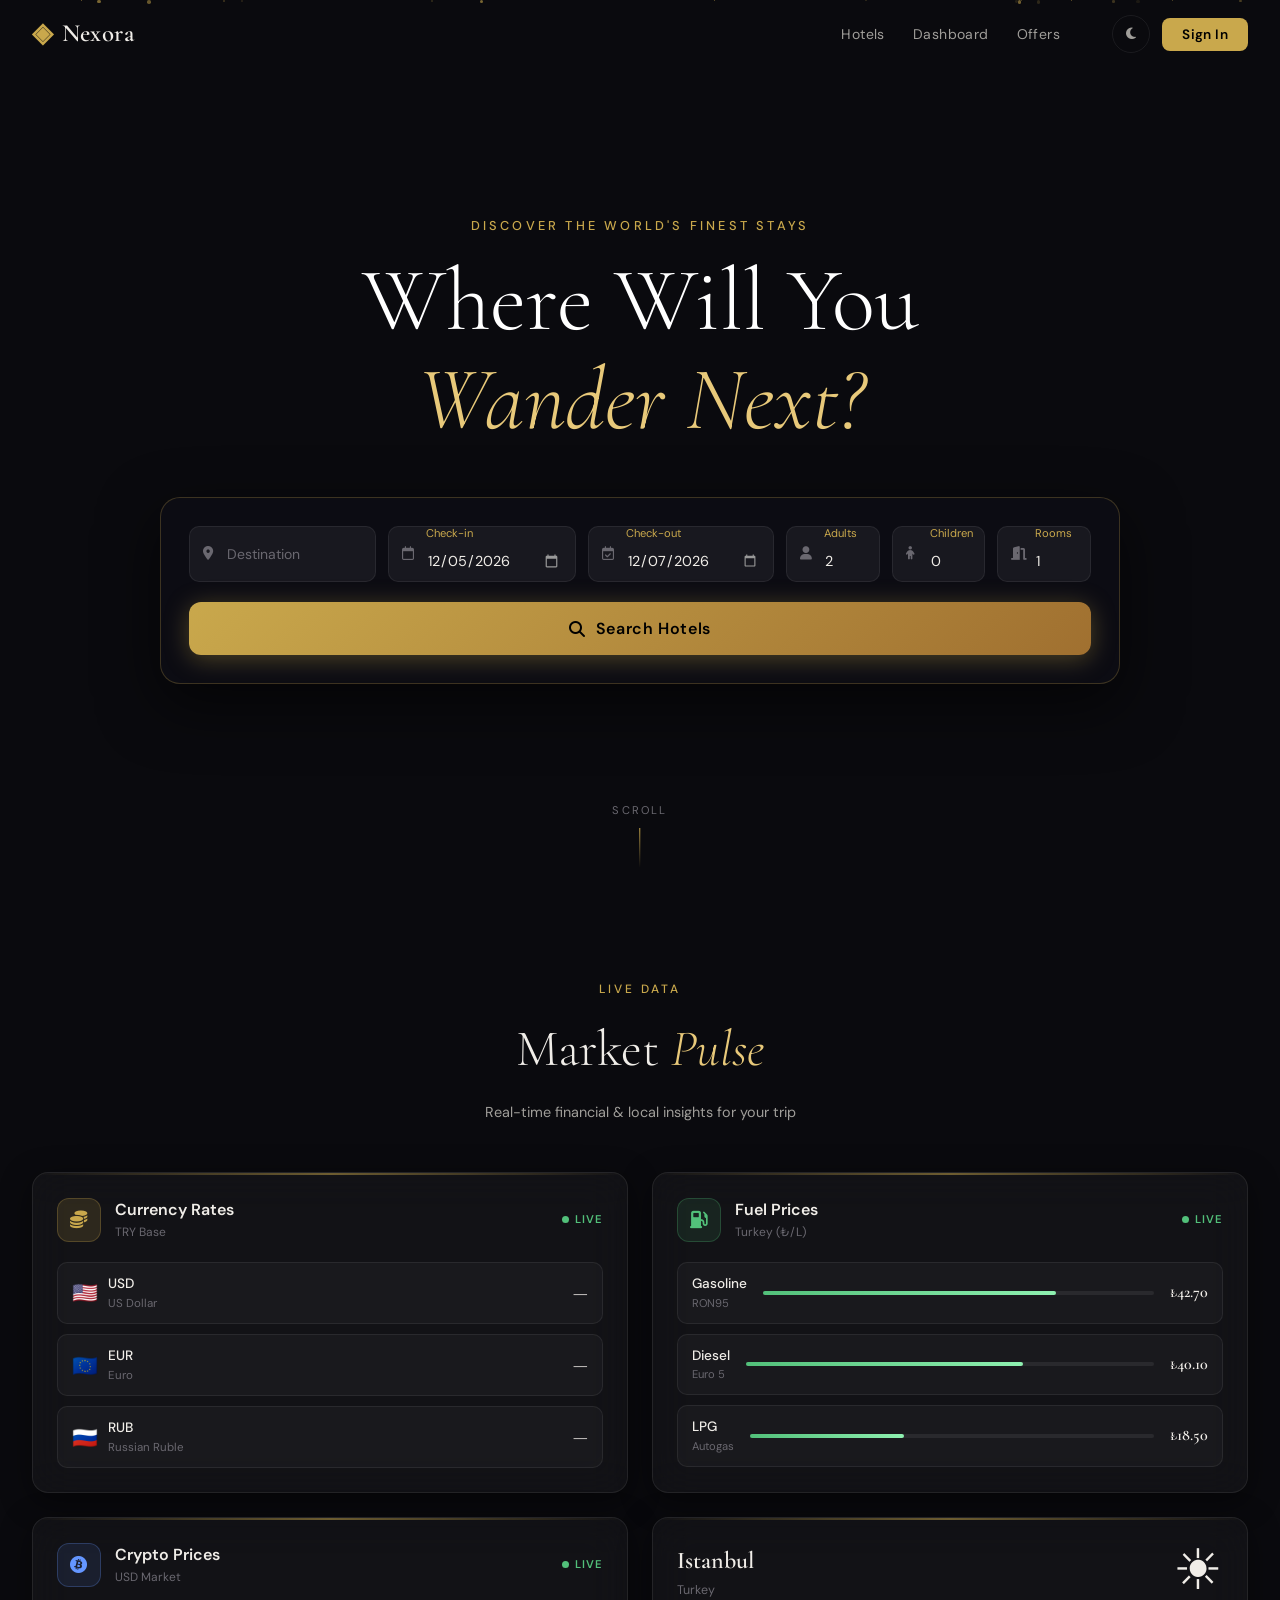
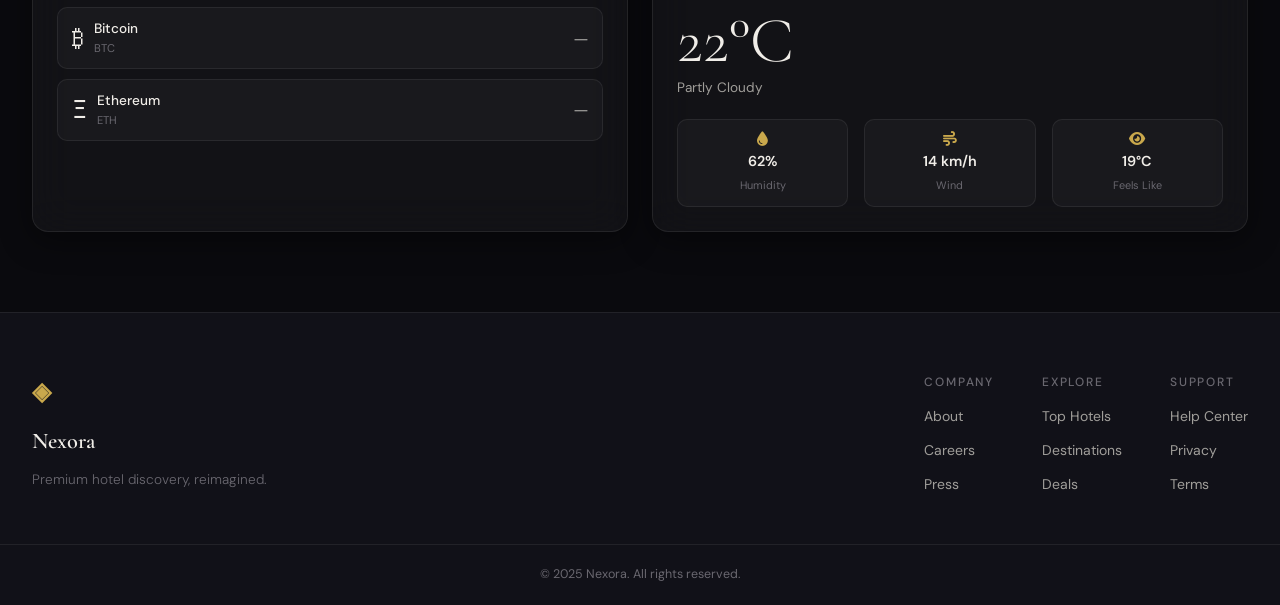
<file: Nexora.WebUI/wwwroot/hotel/index.html>
<!DOCTYPE html>
<html lang="en" data-theme="dark">
<head>
  <meta charset="UTF-8" />
  <meta name="viewport" content="width=device-width, initial-scale=1.0" />
  <title>Nexora — Find Your Perfect Stay</title>
  <link rel="preconnect" href="https://fonts.googleapis.com" />
  <link href="https://fonts.googleapis.com/css2?family=Cormorant+Garamond:ital,wght@0,300;0,400;0,600;1,300;1,400&family=DM+Sans:wght@300;400;500;600&display=swap" rel="stylesheet" />
  <link rel="stylesheet" href="https://cdnjs.cloudflare.com/ajax/libs/font-awesome/6.5.0/css/all.min.css" />
  <link rel="stylesheet" href="styles.css" />
</head>
<body>

  <!-- NAV -->
  <nav class="navbar" id="navbar">
    <div class="nav-inner">
      <a href="index.html" class="nav-logo">
        <span class="logo-gem">◈</span> Nexora
      </a>
      <div class="nav-links">
        <a href="#hotels">Hotels</a>
        <a href="#dashboard">Dashboard</a>
        <a href="#">Offers</a>
      </div>
      <div class="nav-actions">
        <button class="theme-toggle" id="themeToggle" aria-label="Toggle theme">
          <i class="fa-solid fa-moon" id="themeIcon"></i>
        </button>
        <button class="btn-nav-cta">Sign In</button>
      </div>
    </div>
  </nav>

  <!-- HERO -->
  <section class="hero" id="hero">
    <div class="hero-bg">
      <div class="hero-overlay"></div>
      <div class="hero-particles" id="heroParticles"></div>
    </div>
    <div class="hero-content">
      <p class="hero-eyebrow">Discover the world's finest stays</p>
      <h1 class="hero-title">Where Will You<br /><em>Wander Next?</em></h1>


      <!-- SEARCH FORM -->
      <form class="search-card" id="searchCard" action="/Home/Results" method="get">
        <div class="search-grid">
          <div class="field-wrap">
            <i class="fa-solid fa-location-dot field-icon"></i>
            <input type="text" name="city" id="cityInput" class="search-input" placeholder=" " autocomplete="off" required />
            <label class="floating-label" for="cityInput">Destination</label>
          </div>

          <div class="field-wrap">
            <i class="fa-regular fa-calendar field-icon"></i>
            <input type="date" name="checkin" id="checkin" class="search-input date-input" required />
            <label class="floating-label active" for="checkin">Check-in</label>
          </div>

          <div class="field-wrap">
            <i class="fa-regular fa-calendar-check field-icon"></i>
            <input type="date" name="checkout" id="checkout" class="search-input date-input" required />
            <label class="floating-label active" for="checkout">Check-out</label>
          </div>

          <div class="field-wrap">
            <i class="fa-solid fa-user field-icon"></i>
            <input type="number" name="adults" id="adults" class="search-input" min="1" max="20" value="2" required />
            <label class="floating-label active" for="adults">Adults</label>
          </div>

          <div class="field-wrap">
            <i class="fa-solid fa-child field-icon"></i>
            <input type="number" name="children" id="children" class="search-input" min="0" max="10" value="0" required />
            <label class="floating-label active" for="children">Children</label>
          </div>

          <div class="field-wrap">
            <i class="fa-solid fa-door-open field-icon"></i>
            <input type="number" name="rooms" id="rooms" class="search-input" min="1" max="10" value="1" required />
            <label class="floating-label active" for="rooms">Rooms</label>
          </div>
        </div>

        <button type="submit" class="btn-search" id="searchBtn">
          <i class="fa-solid fa-magnifying-glass"></i>
          <span>Search Hotels</span>
        </button>
      </form>

    </div>

    <div class="hero-scroll-hint">
      <span>Scroll</span>
      <div class="scroll-line"></div>
    </div>
  </section>

  <!-- DASHBOARD SECTION -->
  <section class="dashboard-section" id="dashboard">
    <div class="container">
      <div class="section-header">
        <p class="section-eyebrow">Live Data</p>
        <h2 class="section-title">Market <em>Pulse</em></h2>
        <p class="section-sub">Real-time financial & local insights for your trip</p>
      </div>

      <div class="dashboard-grid">

        <!-- Currency Card -->
        <div class="dash-card glass" id="currencyCard">
          <div class="dash-card-header">
            <div class="dash-icon-wrap">
              <i class="fa-solid fa-coins"></i>
            </div>
            <div>
              <h3>Currency Rates</h3>
              <span class="dash-sub">TRY Base</span>
            </div>
            <div class="live-badge"><span class="pulse-dot"></span>Live</div>
          </div>
          <div class="currency-list" id="currencyList">
            <div class="rate-row">
              <div class="rate-pair"><span class="rate-flag">🇺🇸</span><div><div class="rate-name">USD</div><div class="rate-desc">US Dollar</div></div></div>
              <div class="rate-row-values"><div class="rate-value">—</div></div>
            </div>
            <div class="rate-row">
              <div class="rate-pair"><span class="rate-flag">🇪🇺</span><div><div class="rate-name">EUR</div><div class="rate-desc">Euro</div></div></div>
              <div class="rate-row-values"><div class="rate-value">—</div></div>
            </div>
            <div class="rate-row">
              <div class="rate-pair"><span class="rate-flag">🇷🇺</span><div><div class="rate-name">RUB</div><div class="rate-desc">Russian Ruble</div></div></div>
              <div class="rate-row-values"><div class="rate-value">—</div></div>
            </div>
          </div>
        </div>

        <!-- Fuel Card -->
        <div class="dash-card glass" id="fuelCard">
          <div class="dash-card-header">
            <div class="dash-icon-wrap fuel-icon">
              <i class="fa-solid fa-gas-pump"></i>
            </div>
            <div>
              <h3>Fuel Prices</h3>
              <span class="dash-sub">Turkey (₺/L)</span>
            </div>
            <div class="live-badge"><span class="pulse-dot"></span>Live</div>
          </div>
          <div class="fuel-list" id="fuelList"></div>
        </div>

        <!-- Crypto Card -->
        <div class="dash-card glass" id="cryptoCard">
          <div class="dash-card-header">
            <div class="dash-icon-wrap crypto-icon">
              <i class="fa-brands fa-bitcoin"></i>
            </div>
            <div>
              <h3>Crypto Prices</h3>
              <span class="dash-sub">USD Market</span>
            </div>
            <div class="live-badge"><span class="pulse-dot"></span>Live</div>
          </div>
          <div class="crypto-list" id="cryptoList">
            <div class="crypto-row">
              <div class="rate-pair"><span class="crypto-icon-wrap">₿</span><div><div class="crypto-name">Bitcoin</div><div class="crypto-ticker">BTC</div></div></div>
              <div class="rate-row-values"><div class="crypto-price">—</div></div>
            </div>
            <div class="crypto-row">
              <div class="rate-pair"><span class="crypto-icon-wrap">Ξ</span><div><div class="crypto-name">Ethereum</div><div class="crypto-ticker">ETH</div></div></div>
              <div class="rate-row-values"><div class="crypto-price">—</div></div>
            </div>
          </div>
        </div>

        <!-- Weather Card -->
        <div class="dash-card glass weather-card" id="weatherCard">
          <div class="weather-city-row">
            <div>
              <span class="weather-city-name">Istanbul</span>
              <span class="weather-country">Turkey</span>
            </div>
            <div class="weather-icon-main" id="weatherIconMain">☀️</div>
          </div>
          <div class="weather-temp" id="weatherTemp">22°C</div>
          <div class="weather-desc" id="weatherDesc">Partly Cloudy</div>
          <div class="weather-details" id="weatherDetails">
            <div class="wdetail"><i class="fa-solid fa-droplet"></i><span id="humidity">62%</span><small>Humidity</small></div>
            <div class="wdetail"><i class="fa-solid fa-wind"></i><span id="windSpeed">14 km/h</span><small>Wind</small></div>
            <div class="wdetail"><i class="fa-solid fa-eye"></i><span id="feelsLike">19°C</span><small>Feels Like</small></div>
          </div>
        </div>

      </div>
    </div>
  </section>

  <!-- FOOTER -->
  <footer class="site-footer">
    <div class="container footer-inner">
      <div class="footer-brand">
        <span class="logo-gem">◈</span> Nexora
        <p>Premium hotel discovery, reimagined.</p>
      </div>
      <div class="footer-links">
        <div class="footer-col">
          <h4>Company</h4>
          <a href="#">About</a>
          <a href="#">Careers</a>
          <a href="#">Press</a>
        </div>
        <div class="footer-col">
          <h4>Explore</h4>
          <a href="#">Top Hotels</a>
          <a href="#">Destinations</a>
          <a href="#">Deals</a>
        </div>
        <div class="footer-col">
          <h4>Support</h4>
          <a href="#">Help Center</a>
          <a href="#">Privacy</a>
          <a href="#">Terms</a>
        </div>
      </div>
    </div>
    <div class="footer-bottom">
      <span>© 2025 Nexora. All rights reserved.</span>
    </div>
  </footer>

  <script src="site-core.js"></script>
  <script src="home.js"></script>
</body>
</html>
</file>
<file: Nexora.WebUI/wwwroot/hotel/styles.css>
/* ============================================
   NEXORA — Premium Hotel Search UI
   Design: Dark luxury / editorial / glassmorphism
   ============================================ */

/* ─── TOKENS ─── */
:root {
  --gold: #c9a84c;
  --gold-light: #e8c97a;
  --gold-dim: rgba(201,168,76,0.15);
  --bg: #0a0a0e;
  --bg-2: #111118;
  --bg-3: #18181f;
  --surface: #1e1e28;
  --surface-2: #252530;
  --border: rgba(255,255,255,0.07);
  --border-gold: rgba(201,168,76,0.25);
  --text: #f0ede8;
  --text-2: #a09e9a;
  --text-3: #6a6870;
  --white: #ffffff;
  --danger: #e05252;
  --success: #52c07a;
  --glass-bg: rgba(255,255,255,0.035);
  --glass-border: rgba(255,255,255,0.08);
  --shadow-md: 0 8px 32px rgba(0,0,0,0.45);
  --shadow-lg: 0 20px 60px rgba(0,0,0,0.6);
  --radius: 16px;
  --radius-sm: 10px;
  --font-display: 'Cormorant Garamond', Georgia, serif;
  --font-body: 'DM Sans', system-ui, sans-serif;
  --nav-h: 68px;
  --transition: 0.3s cubic-bezier(0.4, 0, 0.2, 1);
}

[data-theme="light"] {
  --bg: #f5f3ef;
  --bg-2: #edeae4;
  --bg-3: #e5e2da;
  --surface: #ffffff;
  --surface-2: #f0ede8;
  --border: rgba(0,0,0,0.08);
  --border-gold: rgba(170,130,40,0.3);
  --text: #1a1814;
  --text-2: #5a564f;
  --text-3: #9a968e;
  --glass-bg: rgba(255,255,255,0.6);
  --glass-border: rgba(255,255,255,0.8);
  --shadow-md: 0 8px 32px rgba(0,0,0,0.12);
  --shadow-lg: 0 20px 60px rgba(0,0,0,0.18);
}

/* ─── RESET & BASE ─── */
*, *::before, *::after { box-sizing: border-box; margin: 0; padding: 0; }
html { scroll-behavior: smooth; font-size: 16px; }
body {
  font-family: var(--font-body);
  background: var(--bg);
  color: var(--text);
  line-height: 1.6;
  overflow-x: hidden;
  transition: background 0.4s, color 0.4s;
}
a { color: inherit; text-decoration: none; }
button { cursor: pointer; font-family: inherit; border: none; background: none; }
input, select { font-family: inherit; }
img { display: block; width: 100%; }
.container { max-width: 1280px; margin: 0 auto; padding: 0 32px; }

/* ─── NAV ─── */
.navbar {
  position: fixed; top: 0; left: 0; right: 0; z-index: 100;
  height: var(--nav-h);
  transition: background 0.4s, backdrop-filter 0.4s, box-shadow 0.4s;
}
.navbar.scrolled {
  background: rgba(10,10,14,0.92);
  backdrop-filter: blur(20px);
  -webkit-backdrop-filter: blur(20px);
  box-shadow: 0 1px 0 var(--border);
}
[data-theme="light"] .navbar.scrolled {
  background: rgba(245,243,239,0.92);
}
.nav-inner {
  max-width: 1280px; margin: 0 auto; padding: 0 32px;
  height: 100%; display: flex; align-items: center; gap: 32px;
}
.nav-logo {
  font-family: var(--font-display); font-size: 1.55rem;
  font-weight: 600; letter-spacing: 0.02em; color: var(--text);
  display: flex; align-items: center; gap: 8px;
}
.logo-gem { color: var(--gold); font-size: 1.1em; }
.nav-links { display: flex; gap: 28px; margin-left: auto; }
.nav-links a {
  font-size: 0.875rem; font-weight: 400; color: var(--text-2);
  letter-spacing: 0.03em; transition: color var(--transition);
  position: relative;
}
.nav-links a::after {
  content: ''; position: absolute; bottom: -4px; left: 0; right: 0;
  height: 1px; background: var(--gold); transform: scaleX(0);
  transition: transform var(--transition);
}
.nav-links a:hover { color: var(--text); }
.nav-links a:hover::after { transform: scaleX(1); }
.nav-actions { display: flex; align-items: center; gap: 12px; margin-left: 20px; }
.theme-toggle {
  width: 38px; height: 38px; border-radius: 50%;
  border: 1px solid var(--border); color: var(--text-2);
  display: flex; align-items: center; justify-content: center;
  transition: all var(--transition);
}
.theme-toggle:hover { border-color: var(--gold); color: var(--gold); background: var(--gold-dim); }
.btn-nav-cta {
  padding: 8px 20px; border-radius: 8px;
  background: var(--gold); color: #000;
  font-size: 0.85rem; font-weight: 600; letter-spacing: 0.03em;
  transition: all var(--transition);
}
.btn-nav-cta:hover { background: var(--gold-light); transform: translateY(-1px); }
.btn-back-nav {
  display: flex; align-items: center; gap: 8px;
  font-size: 0.875rem; color: var(--text-2); margin-left: auto;
  transition: color var(--transition);
}
.btn-back-nav:hover { color: var(--gold); }

/* ─── HERO ─── */
.hero {
  position: relative; min-height: 100vh;
  display: flex; align-items: center; justify-content: center;
  overflow: hidden;
}
.hero-bg {
  position: absolute; inset: 0;
  background: url('https://images.unsplash.com/photo-1542314831-068cd1dbfeeb?w=1800&q=80') center/cover no-repeat;
}
.hero-overlay {
  position: absolute; inset: 0;
  background: linear-gradient(
    135deg,
    rgba(10,10,14,0.88) 0%,
    rgba(10,10,14,0.65) 50%,
    rgba(10,10,14,0.75) 100%
  );
}
.hero-particles {
  position: absolute; inset: 0; pointer-events: none;
}
.particle {
  position: absolute; border-radius: 50%;
  background: var(--gold); opacity: 0;
  animation: particleFloat linear infinite;
}
@keyframes particleFloat {
  0% { transform: translateY(100vh) scale(0); opacity: 0; }
  10% { opacity: 0.6; }
  90% { opacity: 0.3; }
  100% { transform: translateY(-20vh) scale(1); opacity: 0; }
}

.hero-content {
  position: relative; z-index: 2;
  text-align: center; padding: 0 20px;
  animation: heroFadeIn 1.2s cubic-bezier(0.4,0,0.2,1) forwards;
}
@keyframes heroFadeIn {
  from { opacity: 0; transform: translateY(40px); }
  to { opacity: 1; transform: translateY(0); }
}
.hero-eyebrow {
  font-size: 0.8rem; font-weight: 500; letter-spacing: 0.25em;
  text-transform: uppercase; color: var(--gold);
  margin-bottom: 16px;
}
.hero-title {
  font-family: var(--font-display); font-size: clamp(3rem, 7vw, 6.5rem);
  font-weight: 300; line-height: 1.1; color: var(--white);
  margin-bottom: 48px;
}
.hero-title em { font-style: italic; color: var(--gold-light); }

/* ─── SEARCH CARD ─── */
.search-card {
  background: rgba(14,14,20,0.85);
  backdrop-filter: blur(24px); -webkit-backdrop-filter: blur(24px);
  border: 1px solid var(--border-gold);
  border-radius: 20px;
  padding: 28px;
  box-shadow: var(--shadow-lg);
  max-width: 960px; margin: 0 auto;
  display: flex; flex-direction: column; gap: 20px;
}
[data-theme="light"] .search-card {
  background: rgba(255,255,255,0.88);
}
.search-grid {
  display: grid;
  grid-template-columns: 2fr 1fr 1fr 1fr 1fr 1fr;
  gap: 12px;
}
input[type="number"].search-input {
  -moz-appearance: textfield;
}
input[type="number"].search-input::-webkit-outer-spin-button,
input[type="number"].search-input::-webkit-inner-spin-button {
  -webkit-appearance: none;
  margin: 0;
}
.field-wrap {
  position: relative;
  display: flex; flex-direction: column;
}
.field-icon {
  position: absolute; left: 14px; top: 50%; transform: translateY(-50%);
  color: var(--text-3); font-size: 0.85rem; pointer-events: none;
  transition: color var(--transition); z-index: 2;
}
.search-input {
  background: var(--bg-3);
  border: 1px solid var(--border);
  border-radius: var(--radius-sm);
  padding: 22px 14px 8px 38px;
  font-size: 0.9rem; color: var(--text);
  outline: none;
  transition: border-color var(--transition), box-shadow var(--transition), background var(--transition);
  width: 100%;
  height: 56px;
  -webkit-appearance: none;
  appearance: none;
  color-scheme: dark;
}
[data-theme="light"] .search-input { background: #f0ede8; color-scheme: light; }
.search-input:focus {
  border-color: var(--gold);
  box-shadow: 0 0 0 3px var(--gold-dim);
  background: var(--surface);
}
.search-input:focus + .floating-label,
.search-input:not(:placeholder-shown) + .floating-label,
.floating-label.active {
  top: 8px; font-size: 0.7rem; color: var(--gold);
}
.search-input:focus ~ .field-icon { color: var(--gold); }
.floating-label {
  position: absolute; left: 38px; top: 50%; transform: translateY(-50%);
  font-size: 0.875rem; color: var(--text-3);
  pointer-events: none; transition: all var(--transition);
}
.date-input::-webkit-calendar-picker-indicator {
  filter: invert(0.4); cursor: pointer;
}
[data-theme="light"] .date-input::-webkit-calendar-picker-indicator { filter: invert(0.6); }

/* Guests display */
.guests-display {
  cursor: pointer; user-select: none;
  display: flex; align-items: center;
}
.guests-display span { font-size: 0.875rem; }
.guests-dropdown {
  position: absolute; top: calc(100% + 8px); left: 0; right: 0;
  background: var(--surface);
  border: 1px solid var(--border-gold);
  border-radius: var(--radius-sm);
  padding: 16px;
  z-index: 50;
  box-shadow: var(--shadow-md);
  display: none; flex-direction: column; gap: 12px;
  animation: dropDown 0.2s ease;
}
.guests-dropdown.open { display: flex; }
@keyframes dropDown {
  from { opacity: 0; transform: translateY(-8px); }
  to { opacity: 1; transform: translateY(0); }
}
.guest-row {
  display: flex; align-items: center; justify-content: space-between;
  font-size: 0.875rem; color: var(--text);
}
.counter {
  display: flex; align-items: center; gap: 12px;
}
.counter-btn {
  width: 28px; height: 28px; border-radius: 50%;
  border: 1px solid var(--border-gold); color: var(--gold);
  font-size: 1.1rem; display: flex; align-items: center; justify-content: center;
  transition: all var(--transition);
}
.counter-btn:hover { background: var(--gold); color: #000; }
#adultsCount, #childrenCount, #roomsCount {
  min-width: 20px; text-align: center; font-weight: 500;
}
.btn-apply-guests {
  background: var(--gold); color: #000;
  padding: 8px; border-radius: 8px; font-size: 0.85rem; font-weight: 600;
  transition: background var(--transition);
}
.btn-apply-guests:hover { background: var(--gold-light); }

/* Autocomplete */
.autocomplete-dropdown {
  position: absolute; top: calc(100% + 4px); left: 0; right: 0;
  background: var(--surface); border: 1px solid var(--border-gold);
  border-radius: var(--radius-sm); z-index: 50; display: none;
  box-shadow: var(--shadow-md); overflow: hidden;
}
.autocomplete-item {
  padding: 10px 14px; font-size: 0.875rem; color: var(--text-2);
  cursor: pointer; transition: background var(--transition), color var(--transition);
  display: flex; align-items: center; gap: 10px;
}
.autocomplete-item:hover { background: var(--gold-dim); color: var(--gold); }

/* Search Button */
.btn-search {
  position: relative; overflow: hidden;
  background: linear-gradient(135deg, var(--gold) 0%, #a07030 100%);
  color: #000; border-radius: 12px;
  padding: 16px 32px;
  font-size: 1rem; font-weight: 600; letter-spacing: 0.04em;
  display: flex; align-items: center; justify-content: center; gap: 10px;
  transition: all var(--transition);
  box-shadow: 0 4px 24px rgba(201,168,76,0.35);
}
.btn-search:hover {
  transform: translateY(-2px);
  box-shadow: 0 8px 32px rgba(201,168,76,0.5);
}
.btn-search:active { transform: scale(0.98); }
.btn-ripple {
  position: absolute; border-radius: 50%;
  background: rgba(255,255,255,0.4);
  transform: scale(0); pointer-events: none;
  animation: none;
}

/* Scroll hint */
.hero-scroll-hint {
  position: absolute; bottom: 32px; left: 50%; transform: translateX(-50%);
  display: flex; flex-direction: column; align-items: center; gap: 8px;
  color: var(--text-3); font-size: 0.7rem; letter-spacing: 0.2em;
  text-transform: uppercase; z-index: 2;
  animation: scrollHint 2s ease-in-out infinite;
}
.scroll-line {
  width: 1px; height: 40px;
  background: linear-gradient(to bottom, var(--gold), transparent);
}
@keyframes scrollHint {
  0%,100% { opacity: 0.4; transform: translateX(-50%) translateY(0); }
  50% { opacity: 1; transform: translateX(-50%) translateY(6px); }
}

/* ─── FILTER SECTION ─── */
.filter-section { padding: 60px 0 20px; }
.filter-bar {
  display: flex; align-items: center; gap: 16px; flex-wrap: wrap;
  margin-bottom: 24px;
}
.filter-label { font-size: 0.8rem; color: var(--text-3); letter-spacing: 0.1em; text-transform: uppercase; }
.filter-chips { display: flex; gap: 8px; flex-wrap: wrap; }
.chip {
  padding: 8px 18px; border-radius: 999px;
  border: 1px solid var(--border);
  font-size: 0.8rem; color: var(--text-2);
  transition: all var(--transition);
  background: transparent;
}
.chip:hover, .chip.active {
  border-color: var(--gold); color: var(--gold);
  background: var(--gold-dim);
}
.sort-wrap {
  margin-left: auto; display: flex; align-items: center; gap: 10px;
  font-size: 0.8rem; color: var(--text-3);
}
.sort-select {
  background: var(--surface); border: 1px solid var(--border);
  color: var(--text); padding: 8px 12px; border-radius: 8px;
  font-size: 0.8rem; outline: none; cursor: pointer;
  transition: border-color var(--transition);
}
.sort-select:hover { border-color: var(--gold); }
.results-meta {
  display: flex; gap: 8px; align-items: baseline;
  margin-bottom: 28px; font-size: 0.875rem;
}
#resultsCount { font-weight: 600; color: var(--text); }
.results-city { color: var(--text-3); }

/* ─── HOTEL GRID ─── */
.hotels-grid {
  display: grid;
  grid-template-columns: repeat(auto-fill, minmax(290px, 1fr));
  gap: 24px;
}

/* Skeleton */
.skeleton-card {
  border-radius: var(--radius); overflow: hidden;
  background: var(--surface);
}
.skeleton-img {
  height: 200px;
  background: linear-gradient(90deg, var(--surface) 25%, var(--surface-2) 50%, var(--surface) 75%);
  background-size: 200% 100%;
  animation: shimmer 1.6s infinite;
}
.skeleton-body { padding: 20px; display: flex; flex-direction: column; gap: 10px; }
.skeleton-line {
  height: 12px; border-radius: 6px;
  background: linear-gradient(90deg, var(--surface) 25%, var(--surface-2) 50%, var(--surface) 75%);
  background-size: 200% 100%;
  animation: shimmer 1.6s infinite 0.1s;
}
.skeleton-line.wide { width: 80%; }
.skeleton-line.mid { width: 55%; }
.skeleton-line.short { width: 35%; }
@keyframes shimmer {
  0% { background-position: 200% 0; }
  100% { background-position: -200% 0; }
}

/* Hotel Card */
.hotel-card {
  background: var(--surface);
  border: 1px solid var(--border);
  border-radius: var(--radius);
  overflow: hidden;
  display: flex; flex-direction: column;
  cursor: pointer;
  transition: transform var(--transition), box-shadow var(--transition), border-color var(--transition);
  opacity: 0;
  animation: fadeUpCard 0.5s cubic-bezier(0.4,0,0.2,1) forwards;
}
@keyframes fadeUpCard {
  from { opacity: 0; transform: translateY(30px); }
  to { opacity: 1; transform: translateY(0); }
}
.hotel-card:hover {
  transform: translateY(-6px);
  box-shadow: var(--shadow-lg);
  border-color: var(--border-gold);
}
.hotel-card-img-wrap {
  position: relative; overflow: hidden; height: 210px;
}
.hotel-card-img {
  width: 100%; height: 100%; object-fit: cover;
  transition: transform 0.6s cubic-bezier(0.4,0,0.2,1);
}
.hotel-card:hover .hotel-card-img { transform: scale(1.08); }
.hotel-card-badge {
  position: absolute; top: 12px; left: 12px;
  background: var(--gold); color: #000;
  font-size: 0.65rem; font-weight: 700; letter-spacing: 0.08em;
  padding: 4px 10px; border-radius: 999px;
  text-transform: uppercase;
}
.hotel-card-fav {
  position: absolute; top: 12px; right: 12px;
  width: 32px; height: 32px; border-radius: 50%;
  background: rgba(0,0,0,0.5); backdrop-filter: blur(8px);
  display: flex; align-items: center; justify-content: center;
  color: var(--text-2); font-size: 0.85rem;
  transition: all var(--transition);
}
.hotel-card-fav:hover, .hotel-card-fav.active { color: #e05252; background: rgba(224,82,82,0.15); }
.hotel-card-body { padding: 18px; flex: 1; display: flex; flex-direction: column; gap: 8px; }
.hotel-card-name {
  font-family: var(--font-display); font-size: 1.2rem;
  font-weight: 600; color: var(--text); line-height: 1.3;
}
.hotel-card-location {
  font-size: 0.78rem; color: var(--text-3);
  display: flex; align-items: center; gap: 5px;
}
.hotel-card-stars { display: flex; gap: 2px; }
.star-icon { color: var(--gold); font-size: 0.75rem; }
.star-icon.empty { color: var(--border); }
.hotel-card-desc {
  font-size: 0.8rem; color: var(--text-2); line-height: 1.5;
  display: -webkit-box; -webkit-line-clamp: 2; -webkit-box-orient: vertical;
  overflow: hidden; margin-top: 4px;
}
.hotel-card-footer {
  display: flex; align-items: center; justify-content: space-between;
  margin-top: auto; padding-top: 14px;
  border-top: 1px solid var(--border);
}
.hotel-price { font-family: var(--font-display); }
.hotel-price strong { font-size: 1.35rem; color: var(--text); }
.hotel-price span { font-size: 0.75rem; color: var(--text-3); }
.btn-view {
  padding: 8px 18px; border-radius: 8px;
  background: var(--gold-dim); border: 1px solid var(--border-gold);
  color: var(--gold); font-size: 0.8rem; font-weight: 500;
  transition: all var(--transition);
}
.btn-view:hover { background: var(--gold); color: #000; }

/* ─── DASHBOARD ─── */
.dashboard-section { padding: 80px 0; }
.section-header {
  text-align: center; margin-bottom: 48px;
}
.section-eyebrow {
  font-size: 0.75rem; font-weight: 500; letter-spacing: 0.25em;
  text-transform: uppercase; color: var(--gold); margin-bottom: 10px;
}
.section-title {
  font-family: var(--font-display); font-size: clamp(2rem, 4vw, 3.2rem);
  font-weight: 300; color: var(--text);
}
.section-title em { font-style: italic; color: var(--gold-light); }
.section-sub { font-size: 0.9rem; color: var(--text-2); margin-top: 10px; }

.dashboard-grid {
  display: grid;
  grid-template-columns: repeat(2, 1fr);
  gap: 24px;
}
.dash-card {
  border-radius: var(--radius);
  padding: 24px;
  position: relative; overflow: hidden;
  animation: fadeUpCard 0.5s ease forwards;
}
.glass {
  background: var(--glass-bg);
  backdrop-filter: blur(20px); -webkit-backdrop-filter: blur(20px);
  border: 1px solid var(--glass-border);
  box-shadow: var(--shadow-md);
}
.dash-card::before {
  content: ''; position: absolute;
  top: 0; left: 0; right: 0; height: 2px;
  background: linear-gradient(90deg, transparent, var(--gold), transparent);
  opacity: 0.5;
}
.dash-card-header {
  display: flex; align-items: center; gap: 14px; margin-bottom: 20px;
}
.dash-icon-wrap {
  width: 44px; height: 44px; border-radius: 12px;
  background: var(--gold-dim); border: 1px solid var(--border-gold);
  display: flex; align-items: center; justify-content: center;
  color: var(--gold); font-size: 1.1rem; flex-shrink: 0;
}
.fuel-icon { background: rgba(82,192,122,0.1); border-color: rgba(82,192,122,0.25); color: #52c07a; }
.crypto-icon { background: rgba(100,150,255,0.1); border-color: rgba(100,150,255,0.25); color: #6496ff; }
.dash-card-header h3 { font-size: 1rem; font-weight: 600; color: var(--text); }
.dash-sub { font-size: 0.75rem; color: var(--text-3); display: block; }
.live-badge {
  margin-left: auto; display: flex; align-items: center; gap: 6px;
  font-size: 0.7rem; color: var(--success); letter-spacing: 0.08em;
  text-transform: uppercase; font-weight: 600;
}
.pulse-dot {
  width: 7px; height: 7px; border-radius: 50%; background: var(--success);
  animation: pulseDot 1.8s ease-in-out infinite;
}
@keyframes pulseDot {
  0%,100% { box-shadow: 0 0 0 0 rgba(82,192,122,0.5); }
  50% { box-shadow: 0 0 0 6px rgba(82,192,122,0); }
}

/* Currency list */
.currency-list, .fuel-list, .crypto-list {
  display: flex; flex-direction: column; gap: 10px;
}
.rate-row, .fuel-row, .crypto-row {
  display: flex; align-items: center; justify-content: space-between;
  padding: 10px 14px; border-radius: 10px;
  background: rgba(255,255,255,0.03); border: 1px solid var(--border);
  transition: background var(--transition);
}
.rate-row:hover, .fuel-row:hover, .crypto-row:hover {
  background: var(--gold-dim); border-color: var(--border-gold);
}
.rate-row-values { text-align: right; display: flex; flex-direction: column; align-items: flex-end; gap: 2px; }
.rate-pair { display: flex; align-items: center; gap: 10px; }
.rate-flag { font-size: 1.3rem; }
.rate-name { font-size: 0.85rem; font-weight: 500; color: var(--text); }
.rate-desc { font-size: 0.72rem; color: var(--text-3); }
.rate-value { font-family: var(--font-display); font-size: 1.1rem; font-weight: 600; color: var(--text); }
.rate-change { font-size: 0.7rem; display: flex; align-items: center; gap: 3px; }
.rate-change.up { color: var(--success); }
.rate-change.down { color: var(--danger); }

/* Crypto rows */
.crypto-icon-wrap { font-size: 1.5rem; }
.crypto-name { font-size: 0.85rem; font-weight: 500; color: var(--text); }
.crypto-ticker { font-size: 0.7rem; color: var(--text-3); }
.crypto-price { font-family: var(--font-display); font-size: 1.05rem; font-weight: 600; color: var(--text); text-align: right; }
.crypto-change { font-size: 0.72rem; }

/* Fuel bars */
.fuel-type { font-size: 0.85rem; font-weight: 500; color: var(--text); }
.fuel-unit { font-size: 0.7rem; color: var(--text-3); }
.fuel-bar-wrap { flex: 1; margin: 0 16px; height: 4px; background: var(--border); border-radius: 2px; }
.fuel-bar { height: 100%; border-radius: 2px; background: linear-gradient(90deg, #52c07a, #8ef0b0); }
.fuel-price-val { font-family: var(--font-display); font-size: 1rem; font-weight: 600; color: var(--text); }

/* Weather Card */
.weather-card { display: flex; flex-direction: column; }
.weather-city-row {
  display: flex; justify-content: space-between; align-items: flex-start;
  margin-bottom: 8px;
}
.weather-city-name {
  font-family: var(--font-display); font-size: 1.5rem; font-weight: 600; color: var(--text);
}
.weather-country { font-size: 0.78rem; color: var(--text-3); display: block; }
.weather-icon-main {
  font-size: 3.5rem; line-height: 1;
  animation: weatherFloat 3s ease-in-out infinite;
  display: flex; align-items: center; justify-content: center;
}
.weather-icon-main .weather-icon-img {
  width: 72px; height: 72px; object-fit: contain;
}
.weather-icon-fallback { font-size: 3.5rem; line-height: 1; }
@keyframes weatherFloat {
  0%,100% { transform: translateY(0); }
  50% { transform: translateY(-6px); }
}
.weather-temp {
  font-family: var(--font-display); font-size: 4rem; font-weight: 300;
  color: var(--text); line-height: 1; margin-bottom: 4px;
}
.weather-desc { font-size: 0.85rem; color: var(--text-2); margin-bottom: 20px; }
.weather-details { display: flex; gap: 16px; flex-wrap: wrap; }
.wdetail {
  display: flex; flex-direction: column; align-items: center; gap: 4px;
  flex: 1; min-width: 70px;
  padding: 12px; border-radius: 10px;
  background: rgba(255,255,255,0.03); border: 1px solid var(--border);
}
.wdetail i { color: var(--gold); font-size: 0.9rem; }
.wdetail span { font-size: 0.9rem; font-weight: 600; color: var(--text); }
.wdetail small { font-size: 0.68rem; color: var(--text-3); }

/* ─── FOOTER ─── */
.site-footer {
  background: var(--bg-2); border-top: 1px solid var(--border);
  padding: 60px 0 0;
}
.footer-inner { display: flex; gap: 64px; flex-wrap: wrap; padding-bottom: 48px; }
.footer-brand {
  font-family: var(--font-display); font-size: 1.4rem; font-weight: 600;
  display: flex; flex-direction: column; gap: 10px;
}
.footer-brand p { font-family: var(--font-body); font-size: 0.85rem; color: var(--text-3); font-weight: 300; }
.footer-links { display: flex; gap: 48px; margin-left: auto; flex-wrap: wrap; }
.footer-col { display: flex; flex-direction: column; gap: 12px; }
.footer-col h4 {
  font-size: 0.75rem; text-transform: uppercase; letter-spacing: 0.15em;
  color: var(--text-3); font-weight: 500;
}
.footer-col a { font-size: 0.875rem; color: var(--text-2); transition: color var(--transition); }
.footer-col a:hover { color: var(--gold); }
.footer-bottom {
  border-top: 1px solid var(--border); padding: 20px 32px;
  text-align: center; font-size: 0.78rem; color: var(--text-3);
}

/* ─── DETAIL PAGE ─── */
.detail-page { background: var(--bg); }
.detail-gallery-section {
  padding-top: var(--nav-h);
  height: 70vh; position: relative;
}
.gallery-slider {
  position: relative; height: 100%; overflow: hidden;
}
.gallery-track {
  display: flex; height: 100%;
  transition: transform 0.6s cubic-bezier(0.4,0,0.2,1);
}
.gallery-slide {
  min-width: 100%; height: 100%;
  position: relative; flex-shrink: 0;
}
.gallery-slide img { width: 100%; height: 100%; object-fit: cover; }
.gallery-slide::after {
  content: ''; position: absolute; inset: 0;
  background: linear-gradient(to top, rgba(10,10,14,0.6) 0%, transparent 50%);
}
.gallery-btn {
  position: absolute; top: 50%; transform: translateY(-50%);
  width: 48px; height: 48px; border-radius: 50%;
  background: rgba(10,10,14,0.7); backdrop-filter: blur(10px);
  border: 1px solid var(--border-gold); color: var(--text);
  font-size: 1rem; z-index: 10;
  display: flex; align-items: center; justify-content: center;
  transition: all var(--transition);
}
.gallery-btn:hover { background: var(--gold); color: #000; border-color: var(--gold); }
.gallery-btn.prev { left: 20px; }
.gallery-btn.next { right: 20px; }
.gallery-dots {
  position: absolute; bottom: 20px; left: 50%; transform: translateX(-50%);
  display: flex; gap: 8px; z-index: 10;
}
.gallery-dot {
  width: 6px; height: 6px; border-radius: 3px;
  background: rgba(255,255,255,0.4);
  transition: all var(--transition); cursor: pointer;
}
.gallery-dot.active { width: 24px; background: var(--gold); }
button.gallery-dot {
  padding: 0;
  margin: 0;
  font: inherit;
  color: inherit;
  cursor: pointer;
  display: block;
  border: none;
}
.gallery-counter {
  position: absolute; bottom: 20px; right: 20px;
  font-size: 0.75rem; color: rgba(255,255,255,0.6);
  background: rgba(0,0,0,0.5); backdrop-filter: blur(8px);
  padding: 4px 10px; border-radius: 999px; z-index: 10;
}

/* Detail layout */
.detail-container {
  display: grid; grid-template-columns: 1fr 360px;
  gap: 40px; padding-top: 48px; padding-bottom: 80px;
  align-items: start;
}
.detail-main { display: flex; flex-direction: column; gap: 40px; }
.detail-header { }
.detail-stars { display: flex; gap: 4px; margin-bottom: 10px; }
.detail-hotel-name {
  font-family: var(--font-display); font-size: clamp(2rem, 4vw, 3rem);
  font-weight: 300; color: var(--text); margin-bottom: 12px;
}
.detail-location-row {
  display: flex; align-items: center; gap: 8px;
  font-size: 0.875rem; color: var(--text-2);
}
.detail-location-row i { color: var(--gold); }
.detail-coords {
  font-size: 0.75rem; color: var(--text-3);
  background: var(--surface); padding: 2px 8px; border-radius: 6px;
  border: 1px solid var(--border);
}

/* Highlights bar */
.highlights-bar {
  display: flex; align-items: center;
  background: var(--surface); border: 1px solid var(--border);
  border-radius: var(--radius); overflow: hidden;
}
.highlight-item {
  flex: 1; display: flex; align-items: center; gap: 14px;
  padding: 18px 20px;
}
.highlight-item i { color: var(--gold); font-size: 1.1rem; }
.hl-label { font-size: 0.7rem; color: var(--text-3); display: block; text-transform: uppercase; letter-spacing: 0.08em; }
.hl-value { font-size: 0.95rem; font-weight: 600; color: var(--text); display: block; }
.price-accent { color: var(--gold); }
.highlight-sep { width: 1px; height: 40px; background: var(--border); flex-shrink: 0; }

/* Detail sections */
.detail-section { }
.detail-section-title {
  font-family: var(--font-display); font-size: 1.6rem; font-weight: 400;
  color: var(--text); margin-bottom: 16px;
}
.detail-description { font-size: 0.9rem; color: var(--text-2); line-height: 1.85; }

/* Amenities */
.amenities-grid {
  display: grid; grid-template-columns: repeat(auto-fill, minmax(160px, 1fr));
  gap: 12px;
}
.amenity-item {
  display: flex; align-items: center; gap: 10px;
  padding: 12px 14px; border-radius: 10px;
  background: var(--surface); border: 1px solid var(--border);
  font-size: 0.82rem; color: var(--text-2);
  transition: all var(--transition);
}
.amenity-item:hover { border-color: var(--border-gold); color: var(--text); }
.amenity-item i { color: var(--gold); width: 16px; text-align: center; }

/* Map placeholder */
.map-placeholder {
  height: 260px; border-radius: var(--radius);
  background: var(--surface); border: 1px solid var(--border);
  position: relative; overflow: hidden;
  display: flex; align-items: center; justify-content: center;
}
.map-grid-lines {
  position: absolute; inset: 0;
  background-image:
    linear-gradient(rgba(201,168,76,0.06) 1px, transparent 1px),
    linear-gradient(90deg, rgba(201,168,76,0.06) 1px, transparent 1px);
  background-size: 40px 40px;
}
.map-pin-anim {
  font-size: 3rem; color: var(--gold); position: relative; z-index: 2;
  animation: mapPinBounce 1.5s ease-in-out infinite;
}
@keyframes mapPinBounce {
  0%,100% { transform: translateY(0); }
  50% { transform: translateY(-10px); }
}
.map-address-overlay {
  position: absolute; bottom: 14px; left: 14px; right: 14px;
  background: rgba(10,10,14,0.85); backdrop-filter: blur(8px);
  border: 1px solid var(--border-gold);
  padding: 10px 14px; border-radius: 10px;
  font-size: 0.82rem; color: var(--text-2); z-index: 3;
}

/* Booking Sidebar */
.booking-sidebar { position: sticky; top: calc(var(--nav-h) + 24px); display: flex; flex-direction: column; gap: 16px; }
.booking-card { padding: 24px; border-radius: var(--radius); }
.booking-price-row { display: flex; align-items: baseline; gap: 6px; margin-bottom: 4px; }
.booking-price {
  font-family: var(--font-display); font-size: 2.2rem; font-weight: 600; color: var(--text);
}
.per-night { font-size: 0.85rem; color: var(--text-3); }
.booking-stars { display: flex; gap: 3px; margin-bottom: 20px; }
.booking-form { display: flex; flex-direction: column; gap: 12px; }
.booking-field-row { display: grid; grid-template-columns: 1fr 1fr; gap: 10px; }
.booking-field { display: flex; flex-direction: column; gap: 5px; }
.booking-field label { font-size: 0.72rem; text-transform: uppercase; letter-spacing: 0.08em; color: var(--text-3); }
.booking-input {
  background: var(--surface); border: 1px solid var(--border);
  color: var(--text); padding: 10px 12px; border-radius: 8px;
  font-size: 0.875rem; outline: none;
  transition: border-color var(--transition);
  color-scheme: dark; font-family: inherit; width: 100%;
}
.booking-input:focus { border-color: var(--gold); }
[data-theme="light"] .booking-input { color-scheme: light; }
.booking-summary {
  background: var(--surface); border: 1px solid var(--border);
  border-radius: 10px; padding: 14px; display: flex; flex-direction: column; gap: 8px;
}
.booking-summary-row {
  display: flex; justify-content: space-between;
  font-size: 0.85rem; color: var(--text-2);
}
.booking-summary-row.total {
  border-top: 1px solid var(--border); margin-top: 4px; padding-top: 10px;
  font-weight: 600; color: var(--text); font-size: 0.9rem;
}
.btn-book {
  background: linear-gradient(135deg, var(--gold) 0%, #a07030 100%);
  color: #000; padding: 14px; border-radius: 12px;
  font-size: 0.95rem; font-weight: 600;
  display: flex; align-items: center; justify-content: center; gap: 8px;
  transition: all var(--transition);
  box-shadow: 0 4px 20px rgba(201,168,76,0.3);
}
.btn-book:hover { transform: translateY(-2px); box-shadow: 0 8px 28px rgba(201,168,76,0.45); }
a.btn-book { text-decoration: none; color: #000; cursor: pointer; }
a.btn-book:hover { color: #000; }
span.btn-book--disabled {
  display: flex;
  align-items: center;
  justify-content: center;
  opacity: 0.45;
  pointer-events: none;
  cursor: not-allowed;
}
.booking-sidebar-meta {
  margin: 0 0 16px;
  font-size: 0.82rem;
  color: var(--text-3);
}
.booking-note { text-align: center; font-size: 0.75rem; color: var(--text-3); }
.trust-badges { padding: 16px; border-radius: var(--radius); display: flex; flex-direction: column; gap: 10px; }
.trust-item { display: flex; align-items: center; gap: 10px; font-size: 0.82rem; color: var(--text-2); }
.trust-item i { color: var(--success); width: 16px; }

/* Similar section */
.similar-section { padding: 40px 0 80px; }
.similar-section .section-title { margin-bottom: 28px; }
.similar-grid {
  display: grid;
  grid-template-columns: repeat(auto-fill, minmax(260px, 1fr));
  gap: 20px;
}

/* ─── SCROLL ANIMATIONS ─── */
.fade-in-up {
  opacity: 0; transform: translateY(24px);
  transition: opacity 0.7s ease, transform 0.7s ease;
}
.fade-in-up.visible { opacity: 1; transform: translateY(0); }

/* ─── RESPONSIVE ─── */
@media (max-width: 1024px) {
  .search-grid { grid-template-columns: 1fr 1fr; }
  .dashboard-grid { grid-template-columns: 1fr; }
  .detail-container {
    display: flex;
    flex-direction: column;
    grid-template-columns: unset;
    gap: 28px;
  }
  .booking-sidebar { position: static; order: -1; }
}
@media (max-width: 768px) {
  .container { padding: 0 20px; }
  .nav-links { display: none; }
  .hero-title { font-size: 2.8rem; }
  .search-grid { grid-template-columns: 1fr; }
  .hotels-grid { grid-template-columns: 1fr; }
  .filter-bar { flex-direction: column; align-items: flex-start; }
  .sort-wrap { margin-left: 0; }
  .highlights-bar { flex-direction: column; }
  .highlight-sep { width: 100%; height: 1px; }
  .footer-inner { flex-direction: column; }
  .footer-links { margin-left: 0; }
}

/* ─── RESULTS PAGE (server-rendered list) ─── */
.results-page-section {
  padding-top: calc(var(--nav-h) + 40px);
  padding-bottom: 64px;
}
.results-page-header { margin-bottom: 28px; }
.results-back {
  display: inline-flex; align-items: center; gap: 8px;
  font-size: 0.875rem; color: var(--gold); text-decoration: none;
  margin-bottom: 16px;
}
.results-back:hover { text-decoration: underline; }
.results-page-title {
  font-family: var(--font-display);
  font-size: 2.25rem; font-weight: 400; color: var(--text);
  margin: 0 0 12px;
}
.results-page-title em {
  color: var(--gold); font-style: italic;
}
.results-page-meta {
  margin: 0; font-size: 0.9rem; color: var(--text-3);
}
.results-grid { margin-top: 8px; }

/* ─── LIST → DETAIL LINK ─── */
a.hotel-card-link {
  text-decoration: none;
  color: inherit;
  display: flex;
  flex-direction: column;
}

/* ─── HOTEL DETAIL (Razor) ─── */
.hotel-detail-section {
  padding-top: calc(var(--nav-h) + 28px);
  padding-bottom: 72px;
  background: var(--bg);
}
.hotel-detail-section .detail-head .results-back {
  margin-bottom: 16px;
}
/* Hero carousel — padding + slide width share same % base (no 100vw/78vw mismatch) */
.detail-hero-wrap {
  width: 100%;
  max-width: 100%;
  margin: 0;
  margin-bottom: 28px;
}
.gallery-slider--peek.detail-hero-slider {
  height: min(56vh, 540px);
  min-height: 260px;
  position: relative;
  overflow: hidden;
}
.detail-hero-scroll {
  display: flex;
  align-items: stretch;
  gap: 12px;
  height: 100%;
  overflow-x: auto;
  overflow-y: hidden;
  scroll-snap-type: x mandatory;
  scroll-behavior: smooth;
  /* Same containing block as flex % on slides → first slide centered at scroll 0 */
  padding: 0 max(16px, calc((100% - min(820px, 78%)) / 2));
  box-sizing: border-box;
  scrollbar-width: none;
  -ms-overflow-style: none;
}
.detail-hero-scroll::-webkit-scrollbar { display: none; }
.detail-hero-slide {
  flex: 0 0 min(820px, 78%);
  scroll-snap-align: center;
  border-radius: var(--radius);
  overflow: hidden;
  position: relative;
  background: var(--surface);
}
.detail-hero-slide img {
  width: 100%;
  height: 100%;
  object-fit: cover;
  display: block;
}
.detail-hero-slide::after {
  content: '';
  position: absolute;
  inset: 0;
  pointer-events: none;
  background: linear-gradient(to top, rgba(10, 10, 14, 0.5) 0%, transparent 42%);
}
.detail-hero-slide--empty {
  display: flex;
  align-items: center;
  justify-content: center;
  min-height: 200px;
  color: var(--text-3);
  font-size: 0.9rem;
}
.detail-hero-slide--empty::after { display: none; }
.detail-hero-slider--single .gallery-btn,
.detail-hero-slider--single .gallery-dots,
.detail-hero-slider--single .gallery-counter {
  display: none;
}
.hotel-detail-section .detail-hotel-name { margin-top: 0; }
/* Keep prev/next near the visible slide, not lost in viewport margin */
.hotel-detail-section .gallery-slider--peek .gallery-btn.prev {
  left: max(10px, calc(50% - min(410px, 39%) - 28px));
}
.hotel-detail-section .gallery-slider--peek .gallery-btn.next {
  right: max(10px, calc(50% - min(410px, 39%) - 28px));
}
@media (max-width: 768px) {
  .gallery-slider--peek.detail-hero-slider {
    height: min(42vh, 380px);
    min-height: 220px;
  }
  .detail-hero-scroll {
    padding: 0 max(12px, calc((100% - min(640px, 88%)) / 2));
  }
  .detail-hero-slide {
    flex: 0 0 min(640px, 88%);
  }
  .hotel-detail-section .gallery-slider--peek .gallery-btn.prev {
    left: max(8px, calc(50% - min(320px, 44%) - 24px));
  }
  .hotel-detail-section .gallery-slider--peek .gallery-btn.next {
    right: max(8px, calc(50% - min(320px, 44%) - 24px));
  }
  .gallery-btn { width: 40px; height: 40px; }
}
.hotel-detail-section .detail-container {
  padding-top: 8px;
  gap: 32px;
}
.hotel-detail-section .detail-main { gap: 22px; }
.detail-sub-meta {
  margin: 8px 0 0;
  font-size: 0.9rem;
  color: var(--text-2);
}
.detail-dates { margin: 10px 0 0; font-size: 0.88rem; color: var(--text-3); line-height: 1.5; }
.detail-map-link { color: var(--gold); text-decoration: none; }
.detail-map-link:hover { text-decoration: underline; }
.detail-tags--spaced { margin-bottom: 4px; }
.detail-section-location {
  margin-top: 4px;
}
.detail-section-location .detail-section-title {
  font-family: var(--font-display);
  font-size: 1.35rem;
  font-weight: 400;
  margin: 0 0 14px;
  color: var(--text);
}
.detail-block { padding: 22px 24px; border-radius: var(--radius); margin-bottom: 0; }
.detail-block-title {
  font-family: var(--font-display);
  font-size: 1.25rem; font-weight: 400;
  margin: 0 0 12px; color: var(--text);
}
.detail-text { margin: 0; line-height: 1.65; color: var(--text-2); font-size: 0.95rem; }
.detail-tags {
  list-style: none; margin: 0; padding: 0;
  display: flex; flex-wrap: wrap; gap: 8px;
}
.detail-tags li {
  padding: 7px 14px; border-radius: 999px;
  background: var(--surface); font-size: 0.78rem; color: var(--text);
  border: 1px solid var(--border);
}
.detail-list { margin: 0; padding-left: 1.1rem; color: var(--text-2); line-height: 1.65; font-size: 0.9rem; }
.detail-two-col {
  display: grid;
  grid-template-columns: repeat(2, 1fr);
  gap: 18px;
}
.detail-two-col .detail-block { margin-bottom: 0; }
@media (max-width: 700px) {
  .detail-two-col { grid-template-columns: 1fr; }
}
.hotel-detail-section .highlights-bar { flex-wrap: wrap; }
@media (max-width: 900px) {
  .hotel-detail-section .highlights-bar .highlight-item { min-width: 45%; }
  .hotel-detail-section .highlights-bar .highlight-sep { display: none; }
}
</file>
